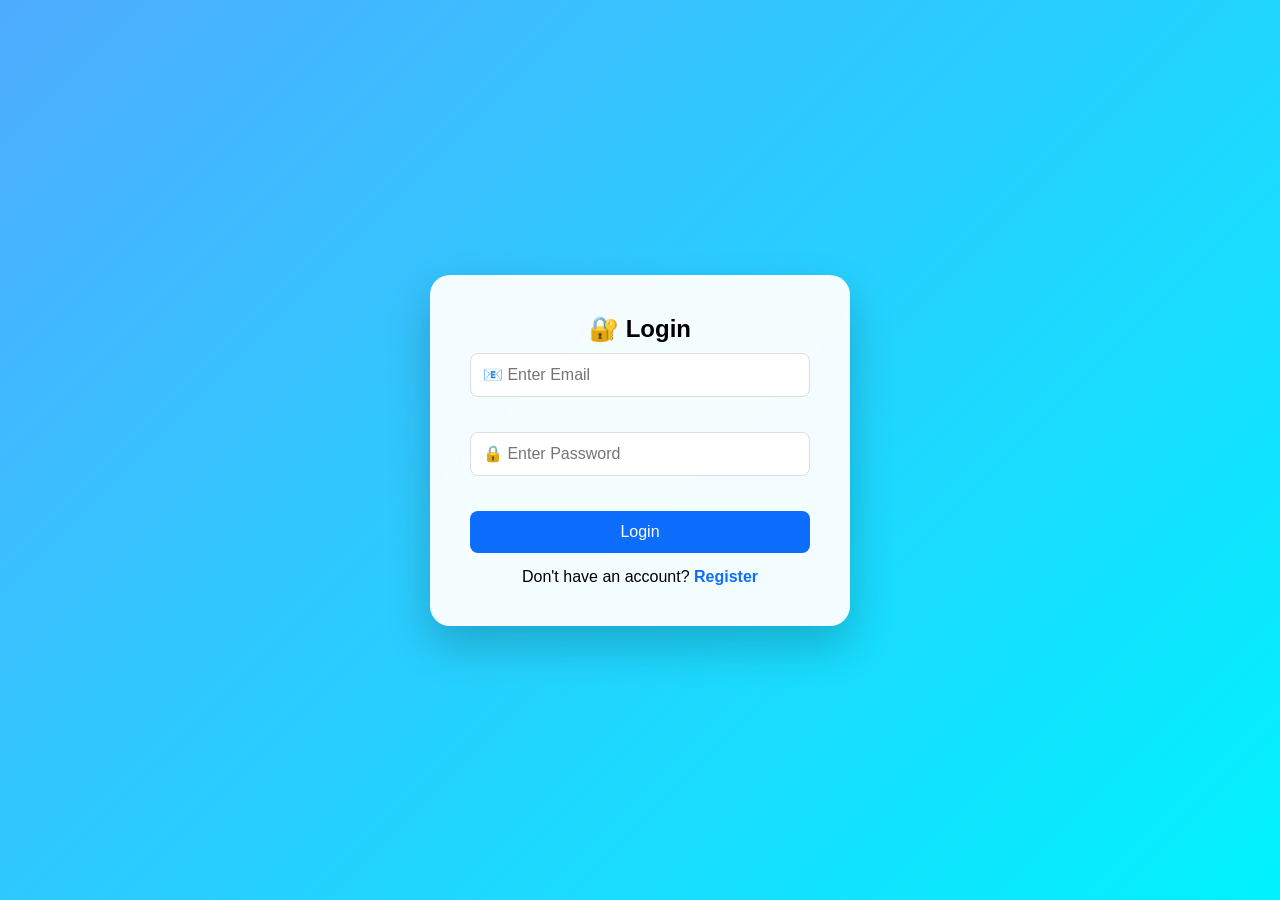
<file: client/index.html>
<!DOCTYPE html>
<html lang="en">
<head>
    <meta charset="UTF-8">
    <meta name="viewport" content="width=device-width, initial-scale=1.0">
    <title>Todo App</title>

    <link rel="stylesheet" href="style.css">
</head>
<body>

    <div class="container">
      <div class="header">
        <div id="welcomeUser"></div>
    <h1>📝 Todo App</h1>

    <div>
        <div class="profile">
    <button id="profileBtn">👤</button>

    <div id="profileMenu" class="profile-menu">

        <h3 id="profileName"></h3>
        <p id="profileEmail"></p>

        <hr>

        <button id="logoutBtn">🚪 Logout</button>

    </div>
</div>
        <button id="themeBtn">🌙</button>
    </div>
</div>

        <div class="input-box">
            <input
                type="text"
                id="taskInput"
                placeholder="Enter a new task..."
            >
            <input
                type="date"
                id="dueDate"
            />
            <button id="addBtn">Add Task</button>
            <button id="updateBtn" style="display:none;">Update Task</button>
        </div>

            <input
                type="text"
                id="searchInput"
                placeholder="🔍 Search task..."
            >
             <select id="sortSelect">
    <option value="default">Sort Tasks</option>
    <option value="az">A → Z</option>
    <option value="za">Z → A</option>
    <option value="date">Due Date</option>
</select>
          
        <div class="filters">
           <button id="allBtn">All</button>
           <button id="pendingBtn">Pending</button>
           <button id="completedBtn">Completed</button>
        </div>

        <div class="dashboard">
    <div class="card">
        <h3>Total</h3>
        <p id="totalTasks">0</p>
    </div>

    <div class="card">
        <h3>Pending</h3>
        <p id="pendingTasks">0</p>
    </div>

    <div class="card">
        <h3>Completed</h3>
        <p id="completedTasks">0</p>
    </div>
</div>
                

       <div id="loader" class="loader"></div>
       <div id="emptyState" class="empty-state">
    <h2>📭</h2>
    <h3>No Tasks Found</h3>
    <p>Create your first task to get started.</p>
</div>


       <ul id="taskList"></ul>
       <div class="pagination">
    <button id="prevPage">⬅ Previous</button>

    <span id="pageInfo">Page 1</span>

    <button id="nextPage">Next ➡</button>
</div>

        
    </div>
    
     <div id="toast"></div>

    <script src="script.js"></script>
    <script src="auth.js"></script>

</body>
</html>
</file>
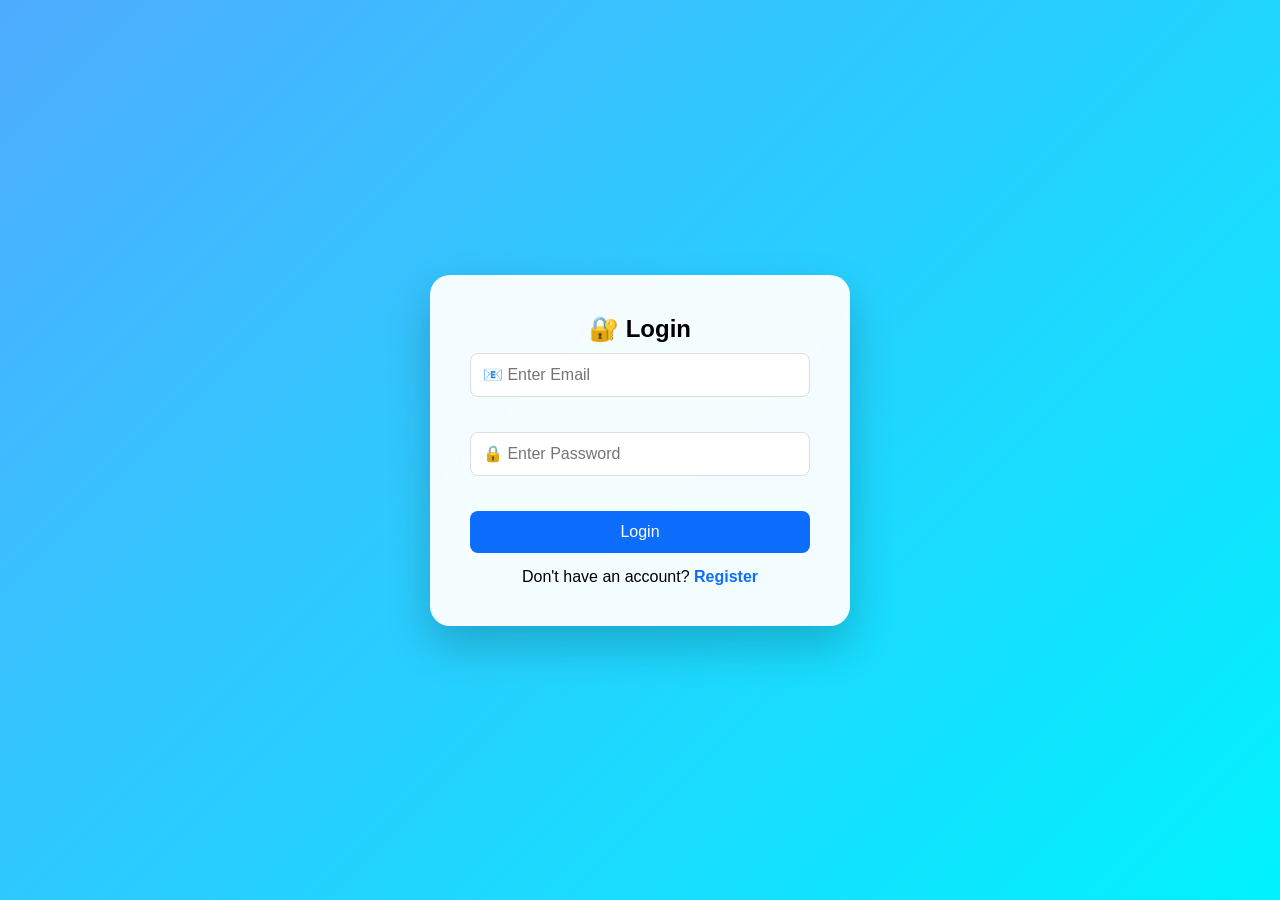
<file: client/login.html>
<!DOCTYPE html>
<html lang="en">
<head>
    <meta charset="UTF-8">
    <meta name="viewport" content="width=device-width, initial-scale=1.0">
    <title>Login</title>

    <link rel="stylesheet" href="style.css">
</head>
<body>

<div class="auth-container">

    <h2>🔐 Login</h2>

    <div class="input-group">
    <input
        type="email"
        id="loginEmail"
        placeholder="📧 Enter Email"
    >
</div>

<div class="input-group">
    <input
        type="password"
        id="loginPassword"
        placeholder="🔒 Enter Password"
    >
</div>

    <button id="loginBtn">
        Login
    </button>

    <p>
        Don't have an account?
        <a href="register.html">Register</a>
    </p>

</div>

<script src="auth.js"></script>

</body>
</html>
</file>
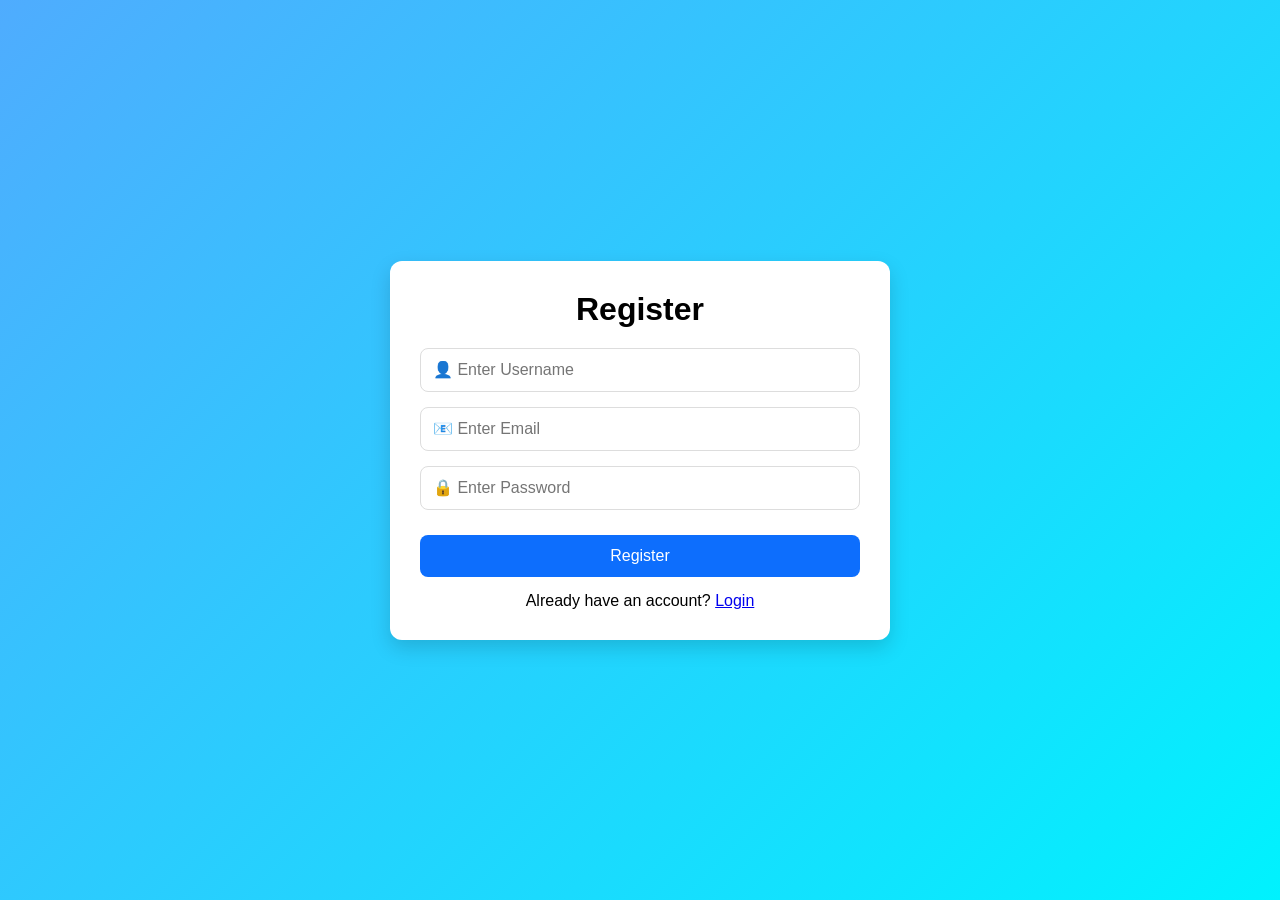
<file: client/register.html>
<!DOCTYPE html>
<html lang="en">
<head>
    <meta charset="UTF-8">
    <meta name="viewport" content="width=device-width, initial-scale=1.0">
    <title>Register</title>
    <link rel="stylesheet" href="style.css">
</head>

<body>

<div class="container">

    <h1>Register</h1>

    <div class="input-group">
    <input
        type="text"
        id="registerUsername"
        placeholder="👤 Enter Username"
    >
</div>

<div class="input-group">
    <input
        type="email"
        id="registerEmail"
        placeholder="📧 Enter Email"
    >
</div>

<div class="input-group">
    <input
        type="password"
        id="registerPassword"
        placeholder="🔒 Enter Password"
    >
</div>

    <button id="registerBtn">Register</button>

    <p>
        Already have an account?
        <a href="login.html">Login</a>
    </p>

</div>

<script src="auth.js"></script>

</body>
</html>
</file>
<file: client/style.css>
* {
  margin: 0;
  padding: 0;
  box-sizing: border-box;
  font-family: Arial, sans-serif;
}

body {
  background: linear-gradient(135deg, #4facfe 0%, #00f2fe 100%);
  display: flex;
  justify-content: center;
  align-items: center;
  min-height: 100vh;
}

.container {
  width: 90%;
  max-width: 500px;
  background: #fff;
  padding: 30px;
  border-radius: 12px;
  box-shadow: 0 8px 20px rgba(0,0,0,0.15);
}

h1 {
  text-align: center;
  margin-bottom: 20px;
}

.input-box {
  display: flex;
  gap: 10px;
  flex-wrap: wrap;
}

.input-box input {
  flex: 1;
  padding: 12px;
  border: 2px solid #ddd;
  border-radius: 8px;
  outline: none;
}

.input-box button {
  padding: 12px 20px;
  background: #007bff;
  color: white;
  border: none;
  border-radius: 8px;
  cursor: pointer;
}

.input-box button:hover {
  background: #0056b3;
}

#taskList{
  list-style:none;
  padding:0;
  margin-top:20px;
}

#taskList li{
  background:#fff;
  margin-bottom:15px;
  padding:15px;
  border-radius:10px;
  box-shadow:0 4px 10px rgba(0,0,0,0.1);
  border-left:5px solid #0d6efd;
}

#taskList li button{
  margin:5px;
  padding:6px 12px;
  border:none;
  border-radius:6px;
  cursor:pointer;
}

#taskList li button:hover{
  opacity:0.9;
}

#taskList button{
    border:none;
    padding:7px 12px;
    border-radius:6px;
    color:white;
    cursor:pointer;
    margin:5px;
    font-size:14px;
}

#taskList button:nth-child(1){
    background:#28a745;
}

#taskList button:nth-child(2){
    background:#ffc107;
    color:black;
}

#taskList button:nth-child(3){
    background:#dc3545;
}

.filters{
    margin:15px 0;
    display:flex;
    gap:10px;
}

.filters button{
    padding:8px 15px;
    border:none;
    border-radius:6px;
    cursor:pointer;
    background:#0d6efd;
    color:white;
}

.dashboard {
    display: flex;
    justify-content: space-between;
    gap: 10px;
    margin: 20px 0;
}

.card{
    flex: 1;
    min-width: 120px;
    background:#fff;
    padding:20px;
    border-radius:15px;
    text-align:center;
    box-shadow:0 8px 20px rgba(0,0,0,0.1);
    transition:0.3s;
}

.card:hover{
    transform:translateY(-5px);
}

.card h3{
    margin-bottom:10px;
    color:#333;
}

.card p{
    font-size:35px;
    font-weight:bold;
    color:#0d6efd;
}

.header{
    display:flex;
    justify-content:space-between;
    align-items:center;
    margin-bottom:20px;
}

#themeBtn{
    padding:10px 15px;
    margin: 3px;
    border:none;
    border-radius:8px;
    cursor:pointer;
    font-size:18px;
}

body.dark{
    background:#121212;
    color:white;
}

body.dark .container{
    background:#1f1f1f;
}

body.dark input{
    background:#333;
    color:white;
    border:1px solid #555;
}

body.dark button{
    background:#0d6efd;
    color:white;
}

body.dark li{
    background:#2a2a2a;
    color:white;
}

#sortSelect{
    width:100%;
    padding:10px;
    margin:10px 0;
    border-radius:8px;
    border:1px solid #ccc;
    font-size:16px;
}

/* ---------- AUTH PAGES ---------- */

.auth-container{
    width:100%;
    max-width:420px;
    background:rgba(255,255,255,.95);
    backdrop-filter:blur(12px);
    padding:40px;
    border-radius:20px;
    box-shadow:0 20px 45px rgba(0,0,0,.2);
    text-align:center;
    animation:fadeIn .6s ease;
}

.auth-container h1{
    margin-bottom:25px;
}

.auth-container input{
    width:100%;
    padding:14px;
    margin:10px 0;
    border:1px solid #ddd;
    border-radius:10px;
    font-size:16px;
}

.auth-container button{
    width:100%;
    padding:14px;
    margin-top:15px;
    background:#0d6efd;
    color:white;
    border:none;
    border-radius:10px;
    font-size:17px;
    cursor:pointer;
    transition:.3s;
}

.auth-container button:hover{
    background:#0b5ed7;
}

.auth-container p{
    margin-top:20px;
}

.auth-container a{
    color:#0d6efd;
    text-decoration:none;
    font-weight:bold;
}

@keyframes fadeIn{
    from{
        opacity:0;
        transform:translateY(25px);
    }
    to{
        opacity:1;
        transform:translateY(0);
    }
}

/* Login & Register Input Groups */
.input-group{
    margin-bottom:15px;
}

.input-group input{
    width:100%;
    padding:12px;
    border:1px solid #ddd;
    border-radius:8px;
    font-size:16px;
    outline:none;
    transition:0.3s;
}

.input-group input:focus{
    border-color:#0d6efd;
    box-shadow:0 0 8px rgba(13,110,253,0.3);
}

/* Login & Register Buttons */
#loginBtn,
#registerBtn{
    width:100%;
    padding:12px;
    margin-top:10px;
    background:#0d6efd;
    color:#fff;
    border:none;
    border-radius:8px;
    font-size:16px;
    cursor:pointer;
}

#loginBtn:hover,
#registerBtn:hover{
    background:#0b5ed7;
}

.auth-container,
.container{
    text-align:center;
}

.auth-container p,
.container p{
    margin-top:15px;
}

#welcomeUser{
    font-size:18px;
    font-weight:bold;
    color:#0d6efd;
    margin-bottom:10px;
}

#toast{
    position:fixed;
    top:20px;
    right:20px;
    background:#28a745;
    color:white;
    padding:15px 20px;
    border-radius:8px;
    font-size:16px;
    box-shadow:0 4px 10px rgba(0,0,0,0.2);
    opacity:0;
    transition:0.4s;
    z-index:9999;
}

#toast.show{
    opacity:1;
}

.profile{
    position:relative;
    display:inline-block;
}

#profileBtn{
    width:45px;
    height:45px;
    margin: 3px;
    border:none;
    border-radius:50%;
    background:#0d6efd;
    color:white;
    font-size:22px;
    cursor:pointer;
}

.profile-menu{
    display:none;
    position:absolute;
    right:0;
    top:55px;
    width:220px;
    background:white;
    border-radius:10px;
    box-shadow:0 5px 15px rgba(0,0,0,0.2);
    padding:15px;
    z-index:1000;
}

.profile-menu h3{
    margin:0;
    color:#333;
}

.profile-menu p{
    margin:8px 0;
    color:#666;
    font-size:14px;
}

.profile-menu button{
    width:100%;
    margin-top:10px;
}

.profile-menu.show{
    display:block;
}

.loader{
    width:45px;
    height:45px;
    border:5px solid #ddd;
    border-top:5px solid #0d6efd;
    border-radius:50%;
    margin:20px auto;
    animation:spin 1s linear infinite;
    display:none;
}

@keyframes spin{
    0%{
        transform:rotate(0deg);
    }
    100%{
        transform:rotate(360deg);
    }
}

.empty-state{
    text-align:center;
    padding:40px 20px;
    color:#777;
    display:none;
}

.empty-state h2{
    font-size:50px;
    margin-bottom:10px;
}

.empty-state h3{
    margin-bottom:10px;
    color:#333;
}

.empty-state p{
    font-size:15px;
}

.complete-btn{
    background:#28a745 !important;
    color:white !important;
}

.edit-btn{
    background:#ffc107 !important;
    color:black !important;
}

.delete-btn{
    background:#dc3545 !important;
    color:white !important;
}

.pagination {
    display: flex;
    justify-content: center;
    align-items: center;
    gap: 15px;
    margin-top: 20px;
}

.pagination button {
    background: #0d6efd;
    color: white;
    border: none;
    padding: 10px 18px;
    border-radius: 8px;
    cursor: pointer;
    font-weight: bold;
}

.pagination button:hover {
    background: #0b5ed7;
}

#pageInfo {
    font-weight: bold;
    font-size: 16px;
}

/* ================= MOBILE RESPONSIVE ================= */

@media (max-width: 768px) {

.container{
    width:95%;
    padding:20px;
}

.header{
    flex-direction:column;
    gap:15px;
    text-align:center;
}

.input-box{
    flex-direction:column;
}

.input-box input,
.input-box button{
    width:100%;
}

#searchInput{
    width:100%;
    margin-top:10px;
}

.filters{
    flex-wrap:wrap;
    justify-content:center;
}

.filters button{
    flex:1;
    min-width:90px;
}

.dashboard{
    flex-direction:column;
}

.card{
    width:100%;
}

.pagination{
    flex-direction:column;
    gap:10px;
}

.pagination button{
    width:100%;
}

#taskList li{
    word-break:break-word;
}

#taskList li button{
    width:100%;
    margin-top:8px;
}

.profile-menu{
    right:auto;
    left:50%;
    transform:translateX(-50%);
}

}
</file>
